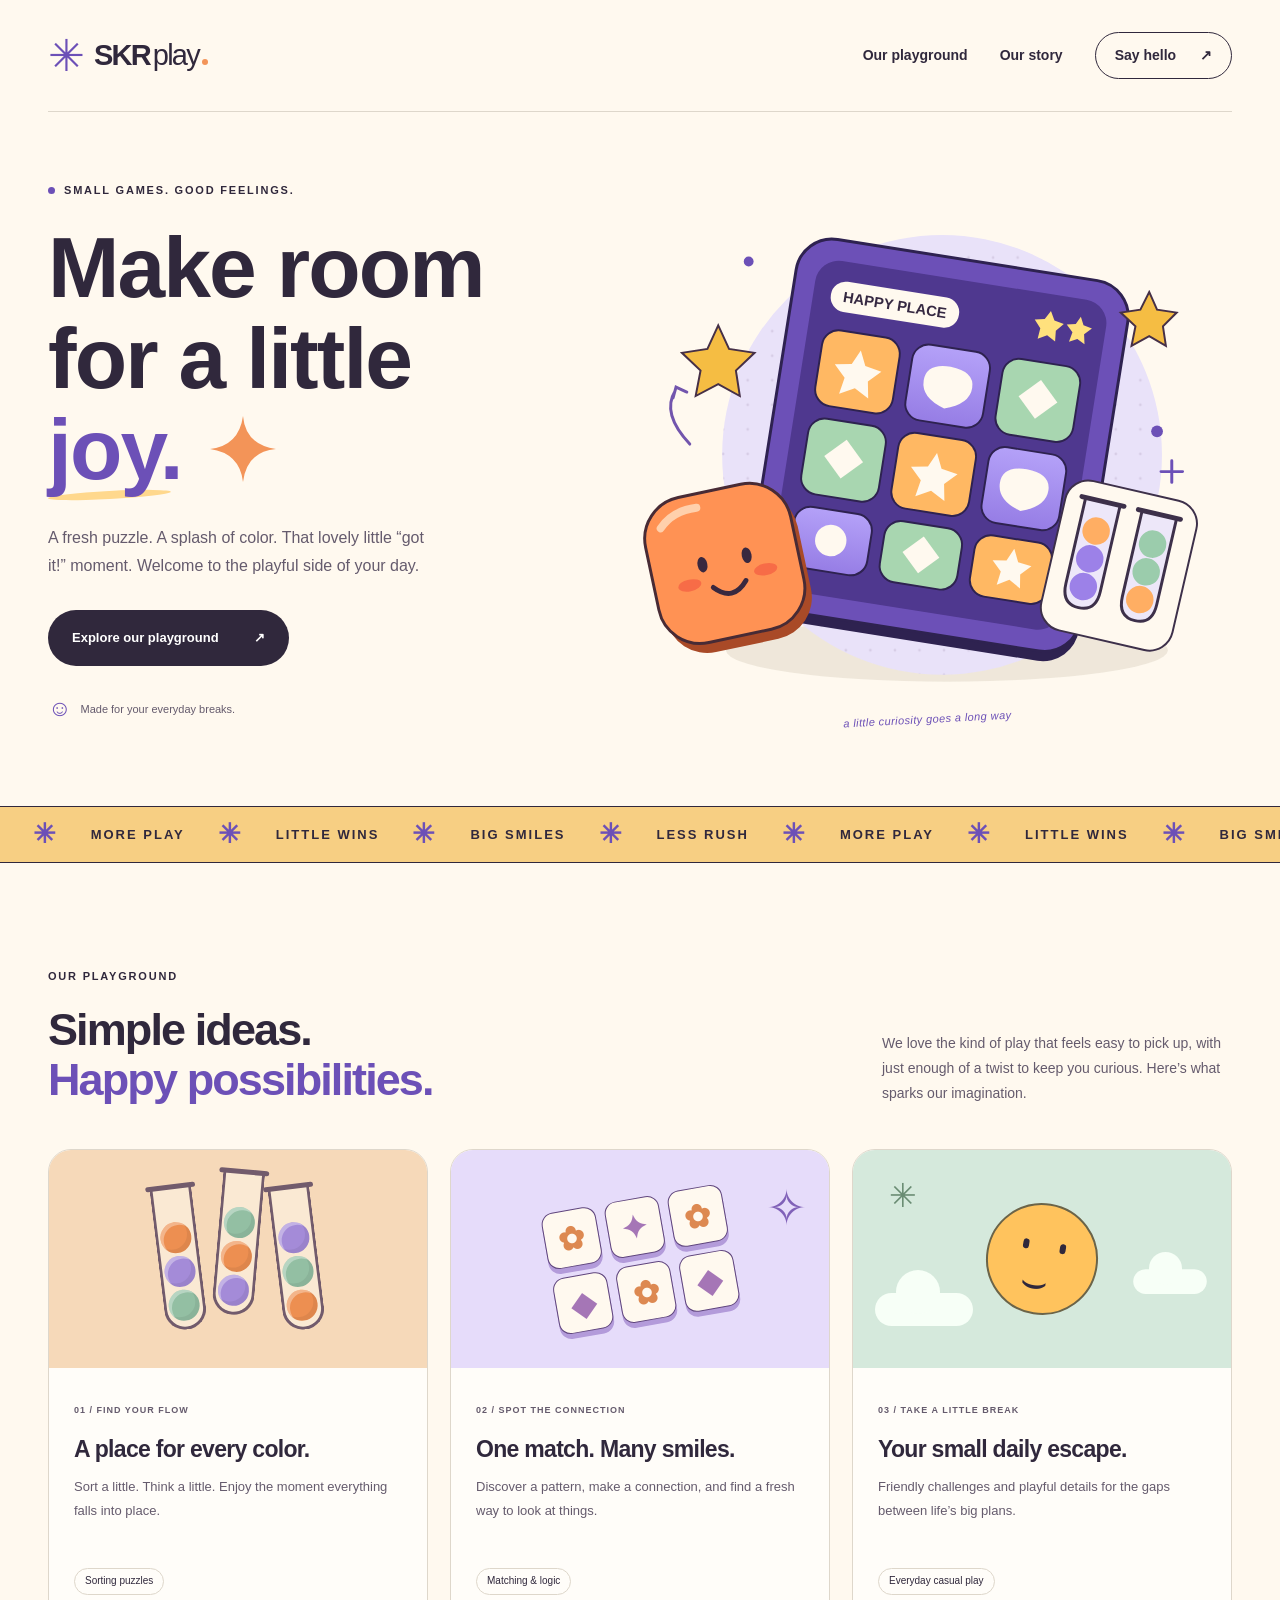
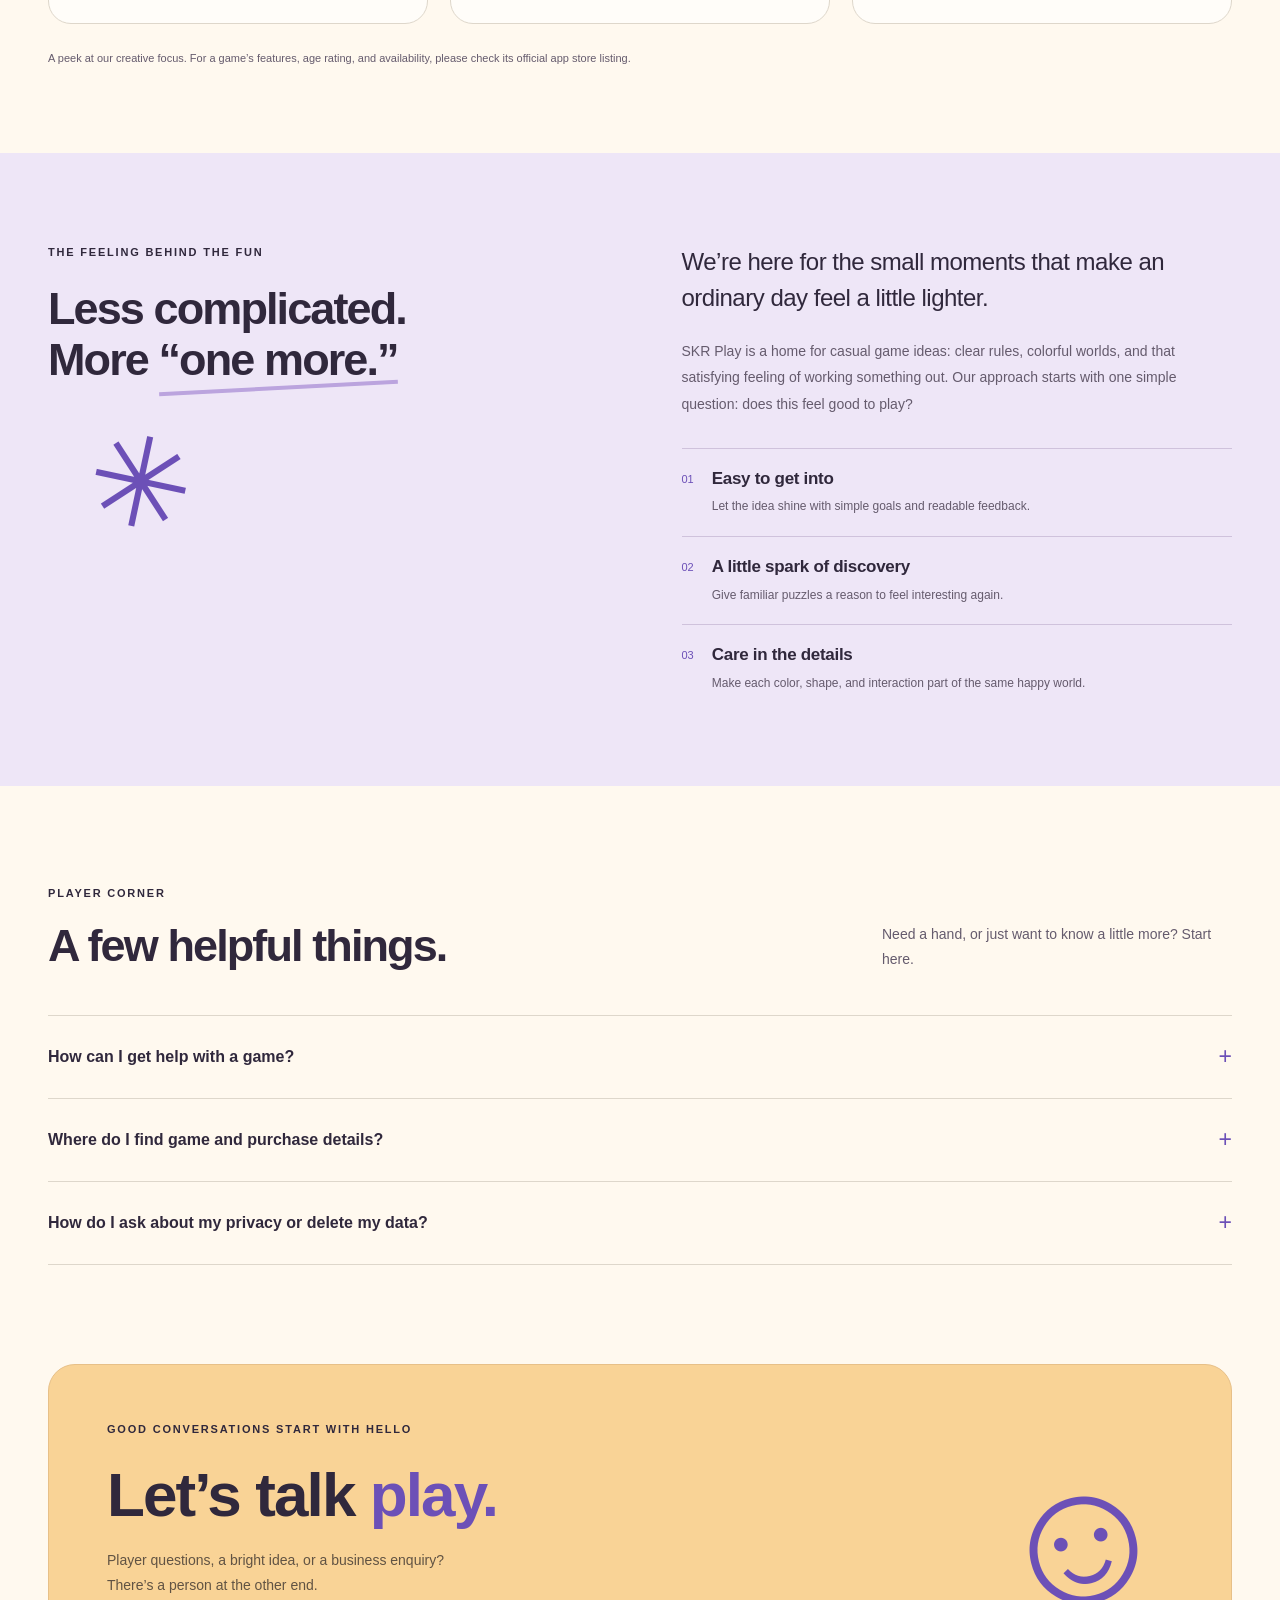
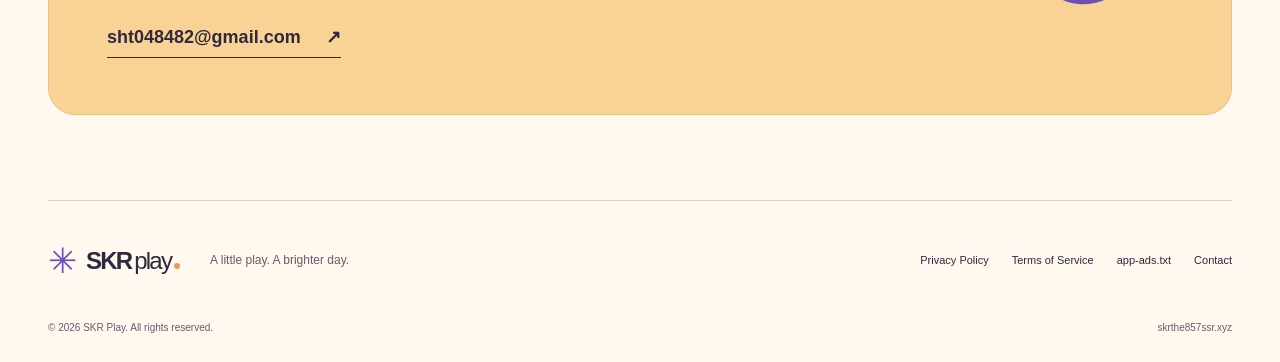
<file: index.html>
<!doctype html>
<html lang="en"><head><meta charset="utf-8"><meta name="viewport" content="width=device-width,initial-scale=1">
<title>A little play. A brighter day. | SKR Play</title><meta name="description" content="Welcome to SKR Play. A colorful corner for casual games, satisfying puzzles, and small everyday escapes.">
<meta name="theme-color" content="#fff9ef"><link rel="canonical" href="https://skrthe857ssr.xyz/">
<meta property="og:title" content="A little play. A brighter day. | SKR Play"><meta property="og:description" content="Welcome to SKR Play. A colorful corner for casual games, satisfying puzzles, and small everyday escapes."><meta property="og:type" content="website"><meta property="og:url" content="https://skrthe857ssr.xyz/">
<link rel="icon" type="image/svg+xml" href="/favicon.svg"><link rel="stylesheet" href="/style.css"></head><body>
<a class="skip" href="#main">Skip to content</a>
<header class="header"><a class="brand" href="/" aria-label="SKR Play home"><span class="brand-mark" aria-hidden="true">✳</span><span>SKR<span class="brand-light">play</span><i></i></span></a>
<nav aria-label="Main navigation"><a href="/#play">Our playground</a><a href="/#about">Our story</a><a class="nav-contact" href="/#contact">Say hello <span aria-hidden="true">↗</span></a></nav></header>
<main id="main"><section class="hero wrap"><div class="hero-copy"><div class="eyebrow"><span class="status-dot"></span> SMALL GAMES. GOOD FEELINGS.</div><h1>Make room<br>for a little<br><span class="joy">joy.<svg viewBox="0 0 80 80" aria-hidden="true"><path d="M40 0Q43 35 80 40Q45 43 40 80Q36 45 0 40Q35 36 40 0Z" fill="currentColor"/></svg></span></h1><p>A fresh puzzle. A splash of color. That lovely little “got it!” moment. Welcome to the playful side of your day.</p><a class="button button-dark" href="#play">Explore our playground <span aria-hidden="true">↗</span></a><div class="hero-note"><span aria-hidden="true">☺</span> Made for your everyday breaks.</div></div><div class="hero-art"><svg viewBox="0 0 620 550" role="img" aria-labelledby="art-title art-desc"><title id="art-title">A happy little world of puzzles</title><desc id="art-desc">An original illustration with colorful tiles, a cheerful orange character, a purple game board and bright sorting tubes.</desc>
<defs><pattern id="dots" width="25" height="25" patternUnits="userSpaceOnUse"><circle cx="2" cy="2" r="1.4" fill="#d7cde6"/></pattern><linearGradient id="tile" x2="0" y2="1"><stop stop-color="#b4a1f8"/><stop offset="1" stop-color="#967de5"/></linearGradient></defs>
<ellipse cx="330" cy="477" rx="225" ry="32" fill="#e4dccd" opacity=".6"/><circle cx="325" cy="278" r="224" fill="#e9e2f9"/><circle cx="325" cy="278" r="224" fill="url(#dots)"/>
<g transform="translate(150 77) rotate(9 170 192)"><rect x="0" y="10" width="342" height="382" rx="37" fill="#2e2250"/><rect width="342" height="382" rx="37" fill="#6c50b7" stroke="#2e2250" stroke-width="3"/><rect x="21" y="21" width="300" height="340" rx="24" fill="#4f388f"/><rect x="39" y="41" width="132" height="31" rx="15" fill="#fff9ef"/><text x="105" y="62" text-anchor="middle" font-family="Arial,sans-serif" font-weight="700" font-size="15" fill="#352841">HAPPY PLACE</text><g fill="#ffe17d"><path d="M263 38l5 9 10 2-7 8 1 11-9-5-9 5 1-11-7-8 10-2z"/><path d="M294 39l4 8 9 2-7 7 2 10-8-4-8 4 2-10-7-7 9-2z"/></g>
<g stroke="#2e2250" stroke-width="2"><rect x="38" y="91" width="80" height="78" rx="17" fill="#ffb863"/><rect x="131" y="91" width="80" height="78" rx="17" fill="url(#tile)"/><rect x="224" y="91" width="80" height="78" rx="17" fill="#a8d6b0"/><rect x="38" y="182" width="80" height="78" rx="17" fill="#a8d6b0"/><rect x="131" y="182" width="80" height="78" rx="17" fill="#ffb863"/><rect x="224" y="182" width="80" height="78" rx="17" fill="url(#tile)"/><rect x="38" y="273" width="80" height="63" rx="17" fill="url(#tile)"/><rect x="131" y="273" width="80" height="63" rx="17" fill="#a8d6b0"/><rect x="224" y="273" width="80" height="63" rx="17" fill="#ffb863"/></g>
<g fill="#fff9ef"><path d="M78 108l7 15 17 3-12 12 3 17-15-8-15 8 3-17-12-12 17-3z"/><path d="M171 110q-25 0-25 18t25 25q25-8 25-25t-25-18"/><path d="M264 109l20 20-20 20-20-20z"/><path d="M78 200l20 20-20 20-20-20z"/><path d="M171 199l7 15 17 3-12 12 3 17-15-8-15 8 3-17-12-12 17-3z"/><path d="M264 201q-25 0-25 18t25 25q25-8 25-25t-25-18"/><circle cx="78" cy="304" r="16"/><path d="M171 285l19 19-19 19-19-19z"/><path d="M264 283l6 13 14 2-10 10 2 14-12-7-12 7 2-14-10-10 14-2z"/></g></g>
<g transform="translate(29 312) rotate(-12 80 80)"><rect x="5" y="11" width="151" height="151" rx="43" fill="#a94a27"/><rect width="151" height="151" rx="43" fill="#ff9254" stroke="#482b35" stroke-width="3"/><path d="M19 27q15-15 40-13" stroke="#ffd0ac" stroke-width="8" stroke-linecap="round" fill="none"/><ellipse cx="53" cy="72" rx="5" ry="8" fill="#39283f"/><ellipse cx="99" cy="72" rx="5" ry="8" fill="#39283f"/><path d="M59 97q17 19 34 0" fill="none" stroke="#39283f" stroke-width="5" stroke-linecap="round"/><ellipse cx="36" cy="90" rx="12" ry="6" fill="#f76c47"/><ellipse cx="115" cy="90" rx="12" ry="6" fill="#f76c47"/></g>
<g transform="translate(452 331) rotate(13 60 50)"><rect x="-13" y="-17" width="137" height="156" rx="24" fill="#fff9ef" stroke="#3d304a" stroke-width="2"/><g stroke="#3d304a" stroke-width="3"><path d="M7 1v90q0 21 18 21t18-21V1" fill="#ede7f9"/><path d="M66 1v90q0 21 18 21t18-21V1" fill="#ede7f9"/></g><g fill="#9c81e8"><circle cx="25" cy="90" r="14"/><circle cx="25" cy="61" r="14"/></g><g fill="#ffae63"><circle cx="25" cy="32" r="14"/><circle cx="84" cy="90" r="14"/></g><g fill="#9bccac"><circle cx="84" cy="61" r="14"/><circle cx="84" cy="32" r="14"/></g><path d="M3 1h44m15 0h44" stroke="#3d304a" stroke-width="5" stroke-linecap="round"/></g>
<g fill="#f5bd43" stroke="#463047" stroke-width="2"><path d="M97 146l11 24 26 4-19 18 4 26-22-12-23 12 5-26-19-18 26-4z"/><path d="M536 112l8 18 20 3-14 14 3 20-17-10-18 10 4-20-15-14 20-3z"/></g><path d="M68 267q-29-31-15-54m-2 7l3-11 11 5" fill="none" stroke="#7255ad" stroke-width="3" stroke-linecap="round"/><g fill="#6c50b7"><circle cx="544" cy="254" r="6"/><circle cx="128" cy="81" r="5"/><path d="M559 284v22m-11-11h22" stroke="#6c50b7" stroke-width="3" stroke-linecap="round"/></g></svg><span class="art-note">a little curiosity goes a long way</span></div></section>
<div class="ticker" aria-hidden="true"><div>LESS RUSH <span>✳</span> MORE PLAY <span>✳</span> LITTLE WINS <span>✳</span> BIG SMILES <span>✳</span> LESS RUSH <span>✳</span> MORE PLAY <span>✳</span> LITTLE WINS <span>✳</span> BIG SMILES <span>✳</span></div></div>
<section class="play-section wrap" id="play"><div class="section-intro"><div><div class="eyebrow">OUR PLAYGROUND</div><h2>Simple ideas.<br><span class="purple">Happy possibilities.</span></h2></div><p>We love the kind of play that feels easy to pick up, with just enough of a twist to keep you curious. Here’s what sparks our imagination.</p></div>
<div class="play-grid"><article class="play-card sort"><div class="card-art" aria-hidden="true"><div class="tube"><b class="ball peach"></b><b class="ball lilac"></b><b class="ball mint"></b></div><div class="tube up"><b class="ball mint"></b><b class="ball peach"></b><b class="ball lilac"></b></div><div class="tube"><b class="ball lilac"></b><b class="ball mint"></b><b class="ball peach"></b></div></div><div class="card-copy"><span class="card-number">01 / FIND YOUR FLOW</span><h3>A place for every color.</h3><p>Sort a little. Think a little. Enjoy the moment everything falls into place.</p><span class="tag">Sorting puzzles</span></div></article>
<article class="play-card match"><div class="card-art" aria-hidden="true"><div class="mini-tiles"><b>✿</b><b>✦</b><b>✿</b><b>◆</b><b>✿</b><b>◆</b></div><span class="match-star">✧</span></div><div class="card-copy"><span class="card-number">02 / SPOT THE CONNECTION</span><h3>One match. Many smiles.</h3><p>Discover a pattern, make a connection, and find a fresh way to look at things.</p><span class="tag">Matching & logic</span></div></article>
<article class="play-card unwind"><div class="card-art" aria-hidden="true"><div class="sun"><i></i><i></i><span>⌣</span></div><div class="cloud c1"></div><div class="cloud c2"></div><span class="unwind-spark">✳</span></div><div class="card-copy"><span class="card-number">03 / TAKE A LITTLE BREAK</span><h3>Your small daily escape.</h3><p>Friendly challenges and playful details for the gaps between life’s big plans.</p><span class="tag">Everyday casual play</span></div></article></div><p class="section-note">A peek at our creative focus. For a game’s features, age rating, and availability, please check its official app store listing.</p></section>
<section class="about-section" id="about"><div class="wrap about-grid"><div class="about-heading"><div class="eyebrow">THE FEELING BEHIND THE FUN</div><h2>Less complicated.<br>More <span class="underline">“one more.”</span></h2><div class="about-flower" aria-hidden="true">✳</div></div><div class="about-copy"><p class="large-copy">We’re here for the small moments that make an ordinary day feel a little lighter.</p><p>SKR Play is a home for casual game ideas: clear rules, colorful worlds, and that satisfying feeling of working something out. Our approach starts with one simple question: does this feel good to play?</p><div class="principles"><div><span>01</span><div><h3>Easy to get into</h3><p>Let the idea shine with simple goals and readable feedback.</p></div></div><div><span>02</span><div><h3>A little spark of discovery</h3><p>Give familiar puzzles a reason to feel interesting again.</p></div></div><div><span>03</span><div><h3>Care in the details</h3><p>Make each color, shape, and interaction part of the same happy world.</p></div></div></div></div></div></section>
<section class="support-section wrap"><div class="section-intro"><div><div class="eyebrow">PLAYER CORNER</div><h2>A few helpful things.</h2></div><p>Need a hand, or just want to know a little more? Start here.</p></div><div class="faq-list"><details><summary>How can I get help with a game?<span aria-hidden="true">+</span></summary><p>Email <a href="mailto:sht048482@gmail.com">sht048482@gmail.com</a> with the game name, your device model, and a short description of what happened. Please avoid sending passwords or payment card details.</p></details><details><summary>Where do I find game and purchase details?<span aria-hidden="true">+</span></summary><p>Check the game’s official app store listing for supported devices, age ratings, and current features. Where in-app purchases are offered, the store shows prices and terms before you confirm. Refund requests follow the relevant store’s rules and applicable law.</p></details><details><summary>How do I ask about my privacy or delete my data?<span aria-hidden="true">+</span></summary><p>See our <a href="/privacy-policy/">Privacy Policy</a> for more information. You can also email <a href="mailto:sht048482@gmail.com?subject=Privacy%20request">sht048482@gmail.com</a> with “Privacy request” in the subject and the name of the relevant game.</p></details></div></section>
<section class="contact-section wrap" id="contact"><div><div class="eyebrow">GOOD CONVERSATIONS START WITH HELLO</div><h2>Let’s talk <span>play.</span></h2><p>Player questions, a bright idea, or a business enquiry?<br>There’s a person at the other end.</p><a class="email-link" href="mailto:sht048482@gmail.com">sht048482@gmail.com <span aria-hidden="true">↗</span></a></div><span class="contact-smile" aria-hidden="true">☺</span></section></main><footer class="footer"><a class="brand" href="/" aria-label="SKR Play home"><span class="brand-mark" aria-hidden="true">✳</span><span>SKR<span class="brand-light">play</span><i></i></span></a><p>A little play. A brighter day.</p><nav aria-label="Footer navigation"><a href="/privacy-policy/">Privacy Policy</a><a href="/terms-of-service/">Terms of Service</a><a href="/app-ads.txt">app-ads.txt</a><a href="mailto:sht048482@gmail.com">Contact</a></nav><div class="footer-bottom"><span>© 2026 SKR Play. All rights reserved.</span><span>skrthe857ssr.xyz</span></div></footer></body></html>
</file>
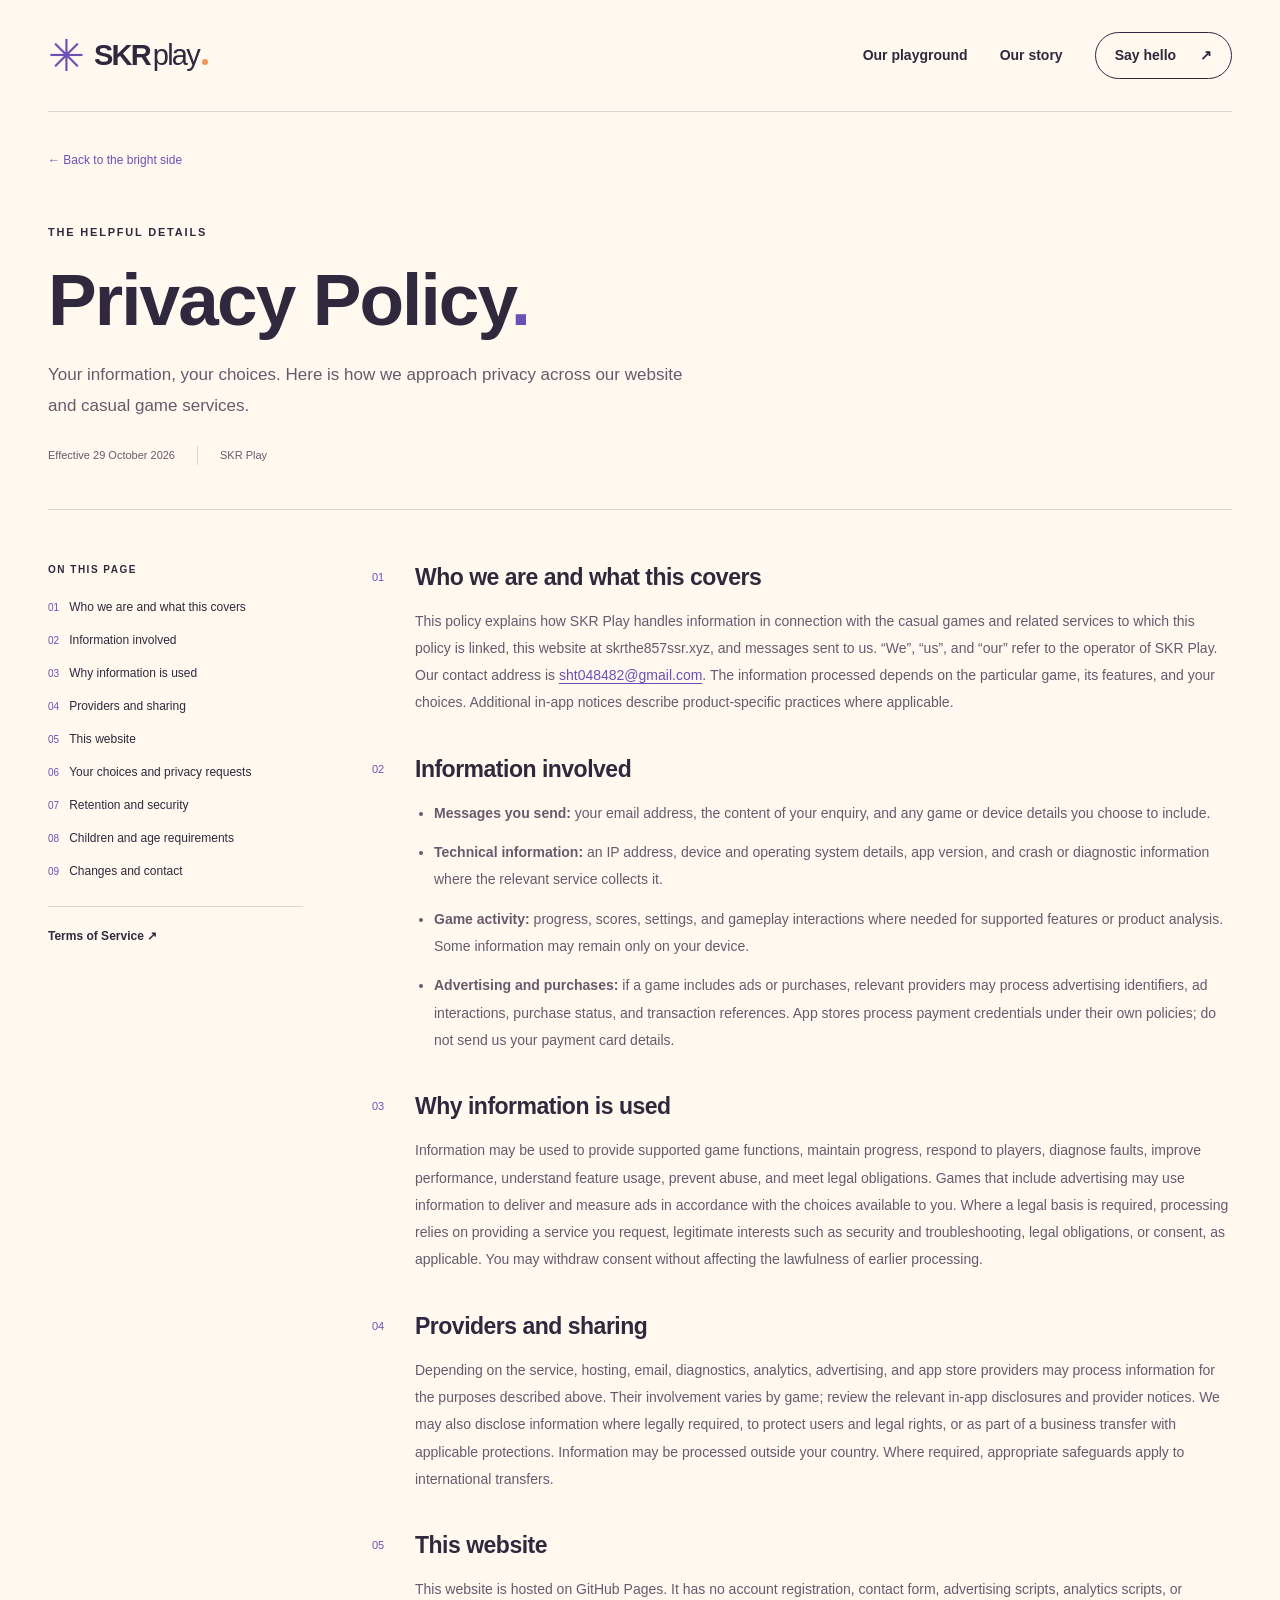
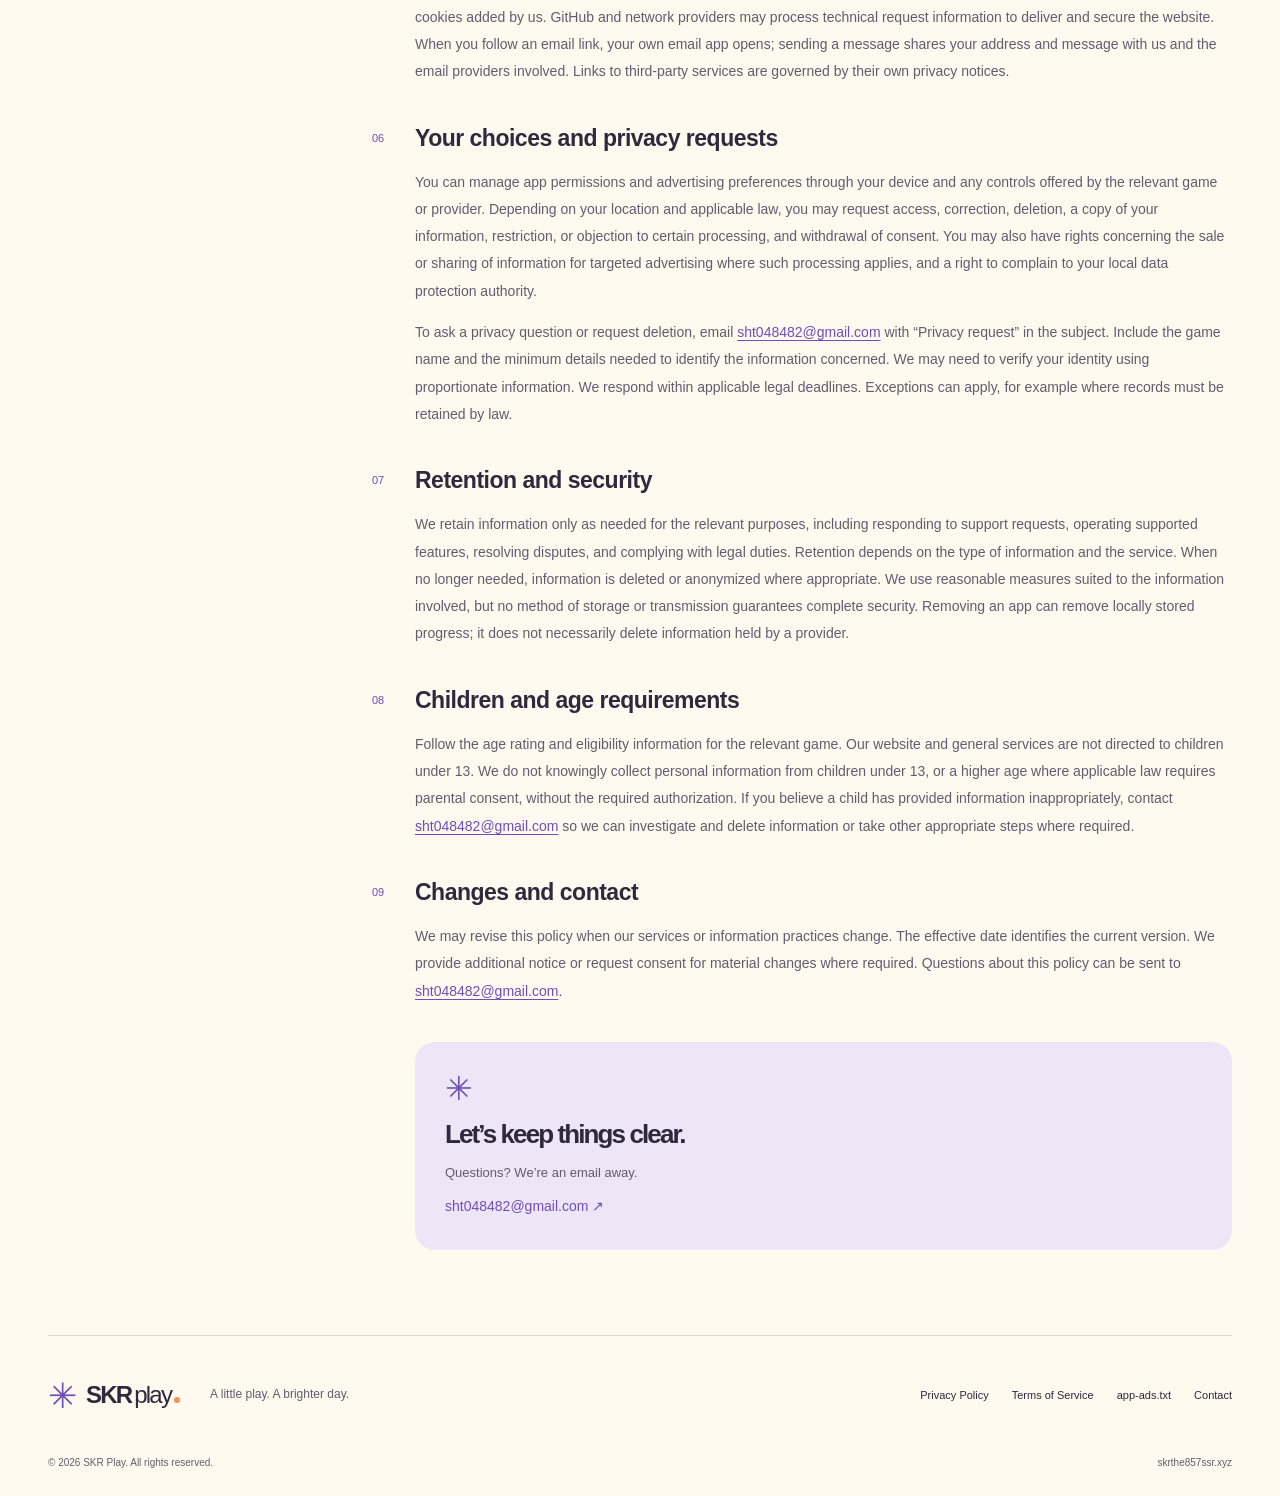
<file: privacy-policy/index.html>
<!doctype html>
<html lang="en"><head><meta charset="utf-8"><meta name="viewport" content="width=device-width,initial-scale=1">
<title>Privacy Policy | SKR Play</title><meta name="description" content="Your information, your choices. Here is how we approach privacy across our website and casual game services.">
<meta name="theme-color" content="#fff9ef"><link rel="canonical" href="https://skrthe857ssr.xyz/privacy-policy/">
<meta property="og:title" content="Privacy Policy | SKR Play"><meta property="og:description" content="Your information, your choices. Here is how we approach privacy across our website and casual game services."><meta property="og:type" content="website"><meta property="og:url" content="https://skrthe857ssr.xyz/privacy-policy/">
<link rel="icon" type="image/svg+xml" href="/favicon.svg"><link rel="stylesheet" href="/style.css"></head><body>
<a class="skip" href="#main">Skip to content</a>
<header class="header"><a class="brand" href="/" aria-label="SKR Play home"><span class="brand-mark" aria-hidden="true">✳</span><span>SKR<span class="brand-light">play</span><i></i></span></a>
<nav aria-label="Main navigation"><a href="/#play">Our playground</a><a href="/#about">Our story</a><a class="nav-contact" href="/#contact">Say hello <span aria-hidden="true">↗</span></a></nav></header><main id="main" class="legal-main wrap"><a class="back-link" href="/">← Back to the bright side</a><div class="legal-hero"><div class="eyebrow">THE HELPFUL DETAILS</div><h1>Privacy Policy<span class="purple">.</span></h1><p>Your information, your choices. Here is how we approach privacy across our website and casual game services.</p><div class="legal-date">Effective 29 October 2026<span>SKR Play</span></div></div><div class="legal-layout"><aside class="legal-toc"><p>ON THIS PAGE</p><nav aria-label="On this page"><a href="#section-1"><span>01</span>Who we are and what this covers</a><a href="#section-2"><span>02</span>Information involved</a><a href="#section-3"><span>03</span>Why information is used</a><a href="#section-4"><span>04</span>Providers and sharing</a><a href="#section-5"><span>05</span>This website</a><a href="#section-6"><span>06</span>Your choices and privacy requests</a><a href="#section-7"><span>07</span>Retention and security</a><a href="#section-8"><span>08</span>Children and age requirements</a><a href="#section-9"><span>09</span>Changes and contact</a></nav><a class="related-link" href="/terms-of-service/">Terms of Service ↗</a></aside><article class="legal-body"><section class="legal-section" id="section-1"><div class="legal-number">01</div><div><h2>Who we are and what this covers</h2><div class="legal-prose">This policy explains how SKR Play handles information in connection with the casual games and related services to which this policy is linked, this website at skrthe857ssr.xyz, and messages sent to us. “We”, “us”, and “our” refer to the operator of SKR Play. Our contact address is <a href="mailto:sht048482@gmail.com">sht048482@gmail.com</a>. The information processed depends on the particular game, its features, and your choices. Additional in-app notices describe product-specific practices where applicable.</div></div></section><section class="legal-section" id="section-2"><div class="legal-number">02</div><div><h2>Information involved</h2><div class="legal-prose"><ul><li><strong>Messages you send:</strong> your email address, the content of your enquiry, and any game or device details you choose to include.</li><li><strong>Technical information:</strong> an IP address, device and operating system details, app version, and crash or diagnostic information where the relevant service collects it.</li><li><strong>Game activity:</strong> progress, scores, settings, and gameplay interactions where needed for supported features or product analysis. Some information may remain only on your device.</li><li><strong>Advertising and purchases:</strong> if a game includes ads or purchases, relevant providers may process advertising identifiers, ad interactions, purchase status, and transaction references. App stores process payment credentials under their own policies; do not send us your payment card details.</li></ul></div></div></section><section class="legal-section" id="section-3"><div class="legal-number">03</div><div><h2>Why information is used</h2><div class="legal-prose">Information may be used to provide supported game functions, maintain progress, respond to players, diagnose faults, improve performance, understand feature usage, prevent abuse, and meet legal obligations. Games that include advertising may use information to deliver and measure ads in accordance with the choices available to you. Where a legal basis is required, processing relies on providing a service you request, legitimate interests such as security and troubleshooting, legal obligations, or consent, as applicable. You may withdraw consent without affecting the lawfulness of earlier processing.</div></div></section><section class="legal-section" id="section-4"><div class="legal-number">04</div><div><h2>Providers and sharing</h2><div class="legal-prose">Depending on the service, hosting, email, diagnostics, analytics, advertising, and app store providers may process information for the purposes described above. Their involvement varies by game; review the relevant in-app disclosures and provider notices. We may also disclose information where legally required, to protect users and legal rights, or as part of a business transfer with applicable protections. Information may be processed outside your country. Where required, appropriate safeguards apply to international transfers.</div></div></section><section class="legal-section" id="section-5"><div class="legal-number">05</div><div><h2>This website</h2><div class="legal-prose">This website is hosted on GitHub Pages. It has no account registration, contact form, advertising scripts, analytics scripts, or cookies added by us. GitHub and network providers may process technical request information to deliver and secure the website. When you follow an email link, your own email app opens; sending a message shares your address and message with us and the email providers involved. Links to third-party services are governed by their own privacy notices.</div></div></section><section class="legal-section" id="section-6"><div class="legal-number">06</div><div><h2>Your choices and privacy requests</h2><div class="legal-prose">You can manage app permissions and advertising preferences through your device and any controls offered by the relevant game or provider. Depending on your location and applicable law, you may request access, correction, deletion, a copy of your information, restriction, or objection to certain processing, and withdrawal of consent. You may also have rights concerning the sale or sharing of information for targeted advertising where such processing applies, and a right to complain to your local data protection authority.<p>To ask a privacy question or request deletion, email <a href="mailto:sht048482@gmail.com?subject=Privacy%20request">sht048482@gmail.com</a> with “Privacy request” in the subject. Include the game name and the minimum details needed to identify the information concerned. We may need to verify your identity using proportionate information. We respond within applicable legal deadlines. Exceptions can apply, for example where records must be retained by law.</p></div></div></section><section class="legal-section" id="section-7"><div class="legal-number">07</div><div><h2>Retention and security</h2><div class="legal-prose">We retain information only as needed for the relevant purposes, including responding to support requests, operating supported features, resolving disputes, and complying with legal duties. Retention depends on the type of information and the service. When no longer needed, information is deleted or anonymized where appropriate. We use reasonable measures suited to the information involved, but no method of storage or transmission guarantees complete security. Removing an app can remove locally stored progress; it does not necessarily delete information held by a provider.</div></div></section><section class="legal-section" id="section-8"><div class="legal-number">08</div><div><h2>Children and age requirements</h2><div class="legal-prose">Follow the age rating and eligibility information for the relevant game. Our website and general services are not directed to children under 13. We do not knowingly collect personal information from children under 13, or a higher age where applicable law requires parental consent, without the required authorization. If you believe a child has provided information inappropriately, contact <a href="mailto:sht048482@gmail.com">sht048482@gmail.com</a> so we can investigate and delete information or take other appropriate steps where required.</div></div></section><section class="legal-section" id="section-9"><div class="legal-number">09</div><div><h2>Changes and contact</h2><div class="legal-prose">We may revise this policy when our services or information practices change. The effective date identifies the current version. We provide additional notice or request consent for material changes where required. Questions about this policy can be sent to <a href="mailto:sht048482@gmail.com">sht048482@gmail.com</a>.</div></div></section><div class="legal-contact"><span aria-hidden="true">✳</span><h2>Let’s keep things clear.</h2><p>Questions? We’re an email away.</p><a href="mailto:sht048482@gmail.com">sht048482@gmail.com ↗</a></div></article></div></main><footer class="footer"><a class="brand" href="/" aria-label="SKR Play home"><span class="brand-mark" aria-hidden="true">✳</span><span>SKR<span class="brand-light">play</span><i></i></span></a><p>A little play. A brighter day.</p><nav aria-label="Footer navigation"><a href="/privacy-policy/">Privacy Policy</a><a href="/terms-of-service/">Terms of Service</a><a href="/app-ads.txt">app-ads.txt</a><a href="mailto:sht048482@gmail.com">Contact</a></nav><div class="footer-bottom"><span>© 2026 SKR Play. All rights reserved.</span><span>skrthe857ssr.xyz</span></div></footer></body></html>
</file>
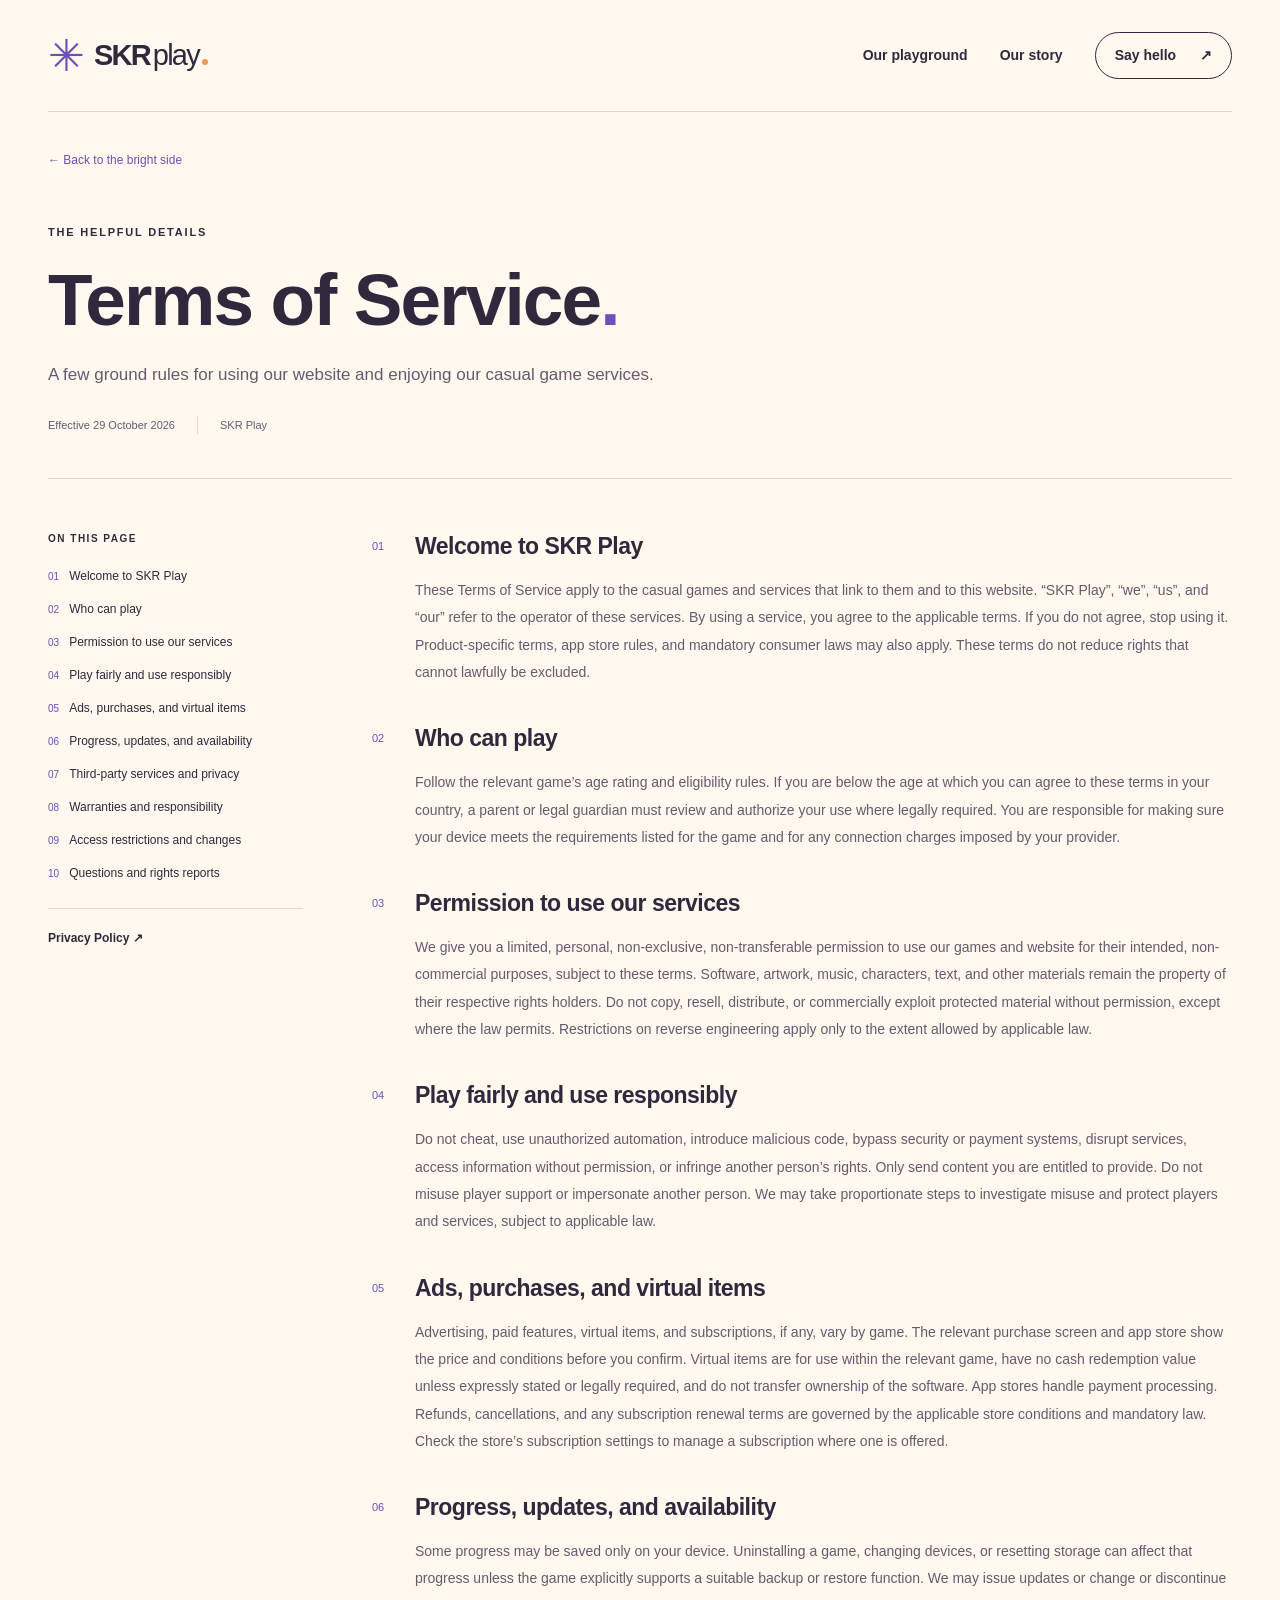
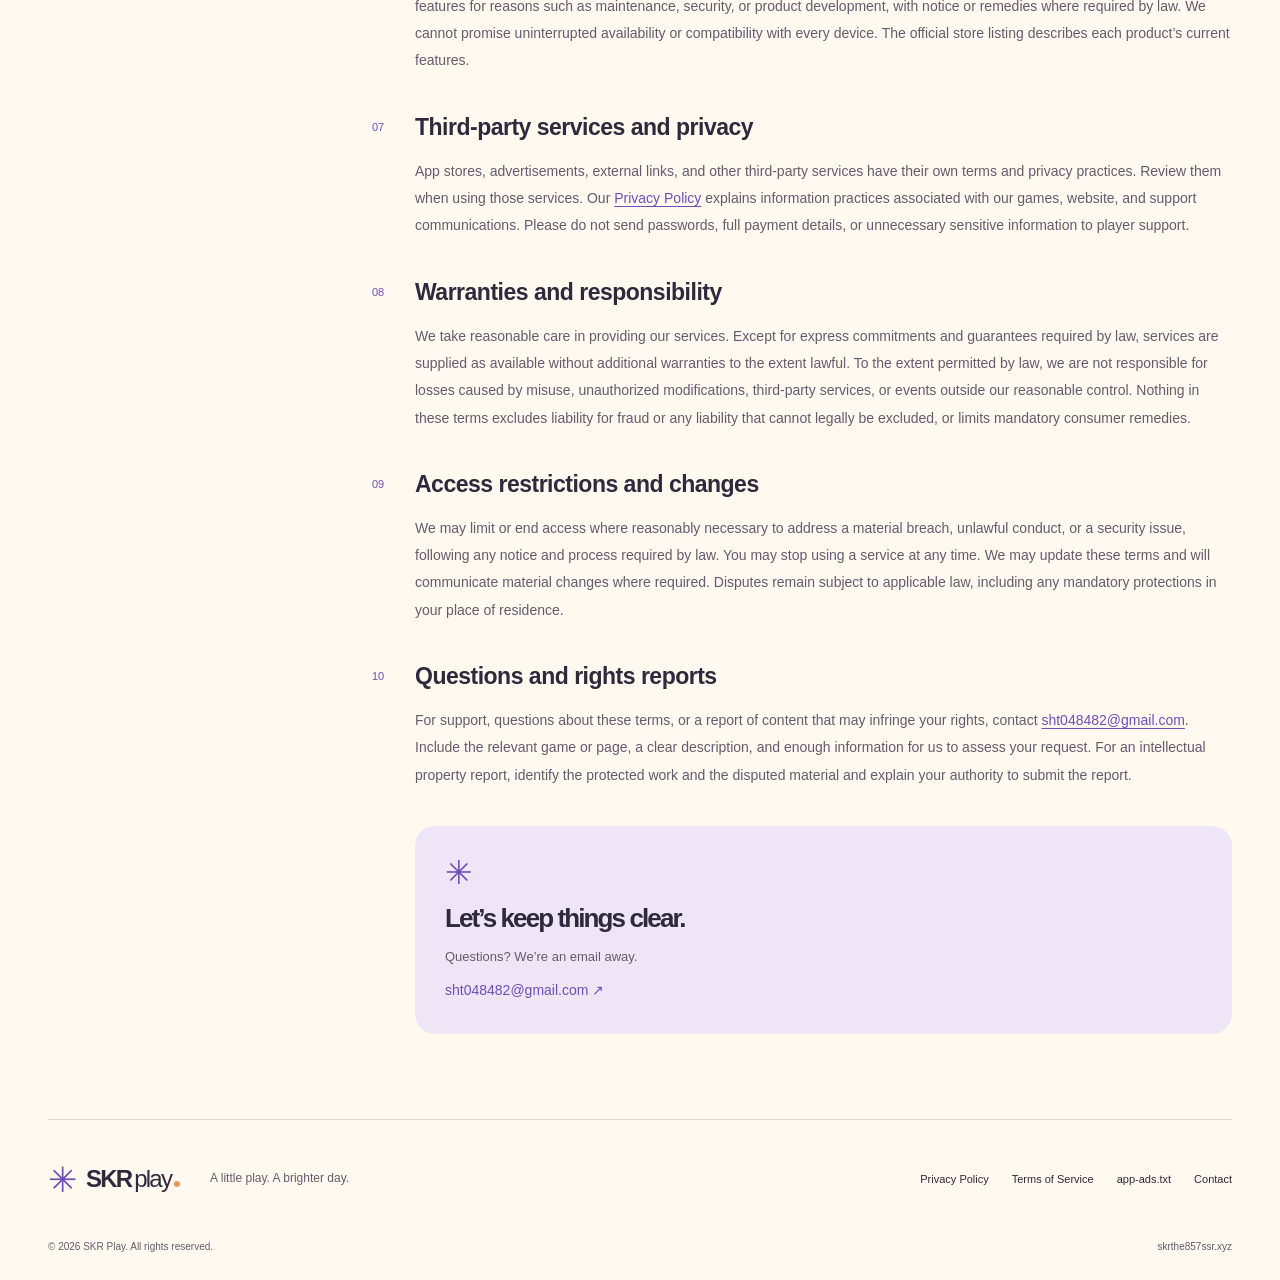
<file: terms-of-service/index.html>
<!doctype html>
<html lang="en"><head><meta charset="utf-8"><meta name="viewport" content="width=device-width,initial-scale=1">
<title>Terms of Service | SKR Play</title><meta name="description" content="A few ground rules for using our website and enjoying our casual game services.">
<meta name="theme-color" content="#fff9ef"><link rel="canonical" href="https://skrthe857ssr.xyz/terms-of-service/">
<meta property="og:title" content="Terms of Service | SKR Play"><meta property="og:description" content="A few ground rules for using our website and enjoying our casual game services."><meta property="og:type" content="website"><meta property="og:url" content="https://skrthe857ssr.xyz/terms-of-service/">
<link rel="icon" type="image/svg+xml" href="/favicon.svg"><link rel="stylesheet" href="/style.css"></head><body>
<a class="skip" href="#main">Skip to content</a>
<header class="header"><a class="brand" href="/" aria-label="SKR Play home"><span class="brand-mark" aria-hidden="true">✳</span><span>SKR<span class="brand-light">play</span><i></i></span></a>
<nav aria-label="Main navigation"><a href="/#play">Our playground</a><a href="/#about">Our story</a><a class="nav-contact" href="/#contact">Say hello <span aria-hidden="true">↗</span></a></nav></header><main id="main" class="legal-main wrap"><a class="back-link" href="/">← Back to the bright side</a><div class="legal-hero"><div class="eyebrow">THE HELPFUL DETAILS</div><h1>Terms of Service<span class="purple">.</span></h1><p>A few ground rules for using our website and enjoying our casual game services.</p><div class="legal-date">Effective 29 October 2026<span>SKR Play</span></div></div><div class="legal-layout"><aside class="legal-toc"><p>ON THIS PAGE</p><nav aria-label="On this page"><a href="#section-1"><span>01</span>Welcome to SKR Play</a><a href="#section-2"><span>02</span>Who can play</a><a href="#section-3"><span>03</span>Permission to use our services</a><a href="#section-4"><span>04</span>Play fairly and use responsibly</a><a href="#section-5"><span>05</span>Ads, purchases, and virtual items</a><a href="#section-6"><span>06</span>Progress, updates, and availability</a><a href="#section-7"><span>07</span>Third-party services and privacy</a><a href="#section-8"><span>08</span>Warranties and responsibility</a><a href="#section-9"><span>09</span>Access restrictions and changes</a><a href="#section-10"><span>10</span>Questions and rights reports</a></nav><a class="related-link" href="/privacy-policy/">Privacy Policy ↗</a></aside><article class="legal-body"><section class="legal-section" id="section-1"><div class="legal-number">01</div><div><h2>Welcome to SKR Play</h2><div class="legal-prose">These Terms of Service apply to the casual games and services that link to them and to this website. “SKR Play”, “we”, “us”, and “our” refer to the operator of these services. By using a service, you agree to the applicable terms. If you do not agree, stop using it. Product-specific terms, app store rules, and mandatory consumer laws may also apply. These terms do not reduce rights that cannot lawfully be excluded.</div></div></section><section class="legal-section" id="section-2"><div class="legal-number">02</div><div><h2>Who can play</h2><div class="legal-prose">Follow the relevant game’s age rating and eligibility rules. If you are below the age at which you can agree to these terms in your country, a parent or legal guardian must review and authorize your use where legally required. You are responsible for making sure your device meets the requirements listed for the game and for any connection charges imposed by your provider.</div></div></section><section class="legal-section" id="section-3"><div class="legal-number">03</div><div><h2>Permission to use our services</h2><div class="legal-prose">We give you a limited, personal, non-exclusive, non-transferable permission to use our games and website for their intended, non-commercial purposes, subject to these terms. Software, artwork, music, characters, text, and other materials remain the property of their respective rights holders. Do not copy, resell, distribute, or commercially exploit protected material without permission, except where the law permits. Restrictions on reverse engineering apply only to the extent allowed by applicable law.</div></div></section><section class="legal-section" id="section-4"><div class="legal-number">04</div><div><h2>Play fairly and use responsibly</h2><div class="legal-prose">Do not cheat, use unauthorized automation, introduce malicious code, bypass security or payment systems, disrupt services, access information without permission, or infringe another person’s rights. Only send content you are entitled to provide. Do not misuse player support or impersonate another person. We may take proportionate steps to investigate misuse and protect players and services, subject to applicable law.</div></div></section><section class="legal-section" id="section-5"><div class="legal-number">05</div><div><h2>Ads, purchases, and virtual items</h2><div class="legal-prose">Advertising, paid features, virtual items, and subscriptions, if any, vary by game. The relevant purchase screen and app store show the price and conditions before you confirm. Virtual items are for use within the relevant game, have no cash redemption value unless expressly stated or legally required, and do not transfer ownership of the software. App stores handle payment processing. Refunds, cancellations, and any subscription renewal terms are governed by the applicable store conditions and mandatory law. Check the store’s subscription settings to manage a subscription where one is offered.</div></div></section><section class="legal-section" id="section-6"><div class="legal-number">06</div><div><h2>Progress, updates, and availability</h2><div class="legal-prose">Some progress may be saved only on your device. Uninstalling a game, changing devices, or resetting storage can affect that progress unless the game explicitly supports a suitable backup or restore function. We may issue updates or change or discontinue features for reasons such as maintenance, security, or product development, with notice or remedies where required by law. We cannot promise uninterrupted availability or compatibility with every device. The official store listing describes each product’s current features.</div></div></section><section class="legal-section" id="section-7"><div class="legal-number">07</div><div><h2>Third-party services and privacy</h2><div class="legal-prose">App stores, advertisements, external links, and other third-party services have their own terms and privacy practices. Review them when using those services. Our <a href="/privacy-policy/">Privacy Policy</a> explains information practices associated with our games, website, and support communications. Please do not send passwords, full payment details, or unnecessary sensitive information to player support.</div></div></section><section class="legal-section" id="section-8"><div class="legal-number">08</div><div><h2>Warranties and responsibility</h2><div class="legal-prose">We take reasonable care in providing our services. Except for express commitments and guarantees required by law, services are supplied as available without additional warranties to the extent lawful. To the extent permitted by law, we are not responsible for losses caused by misuse, unauthorized modifications, third-party services, or events outside our reasonable control. Nothing in these terms excludes liability for fraud or any liability that cannot legally be excluded, or limits mandatory consumer remedies.</div></div></section><section class="legal-section" id="section-9"><div class="legal-number">09</div><div><h2>Access restrictions and changes</h2><div class="legal-prose">We may limit or end access where reasonably necessary to address a material breach, unlawful conduct, or a security issue, following any notice and process required by law. You may stop using a service at any time. We may update these terms and will communicate material changes where required. Disputes remain subject to applicable law, including any mandatory protections in your place of residence.</div></div></section><section class="legal-section" id="section-10"><div class="legal-number">10</div><div><h2>Questions and rights reports</h2><div class="legal-prose">For support, questions about these terms, or a report of content that may infringe your rights, contact <a href="mailto:sht048482@gmail.com">sht048482@gmail.com</a>. Include the relevant game or page, a clear description, and enough information for us to assess your request. For an intellectual property report, identify the protected work and the disputed material and explain your authority to submit the report.</div></div></section><div class="legal-contact"><span aria-hidden="true">✳</span><h2>Let’s keep things clear.</h2><p>Questions? We’re an email away.</p><a href="mailto:sht048482@gmail.com">sht048482@gmail.com ↗</a></div></article></div></main><footer class="footer"><a class="brand" href="/" aria-label="SKR Play home"><span class="brand-mark" aria-hidden="true">✳</span><span>SKR<span class="brand-light">play</span><i></i></span></a><p>A little play. A brighter day.</p><nav aria-label="Footer navigation"><a href="/privacy-policy/">Privacy Policy</a><a href="/terms-of-service/">Terms of Service</a><a href="/app-ads.txt">app-ads.txt</a><a href="mailto:sht048482@gmail.com">Contact</a></nav><div class="footer-bottom"><span>© 2026 SKR Play. All rights reserved.</span><span>skrthe857ssr.xyz</span></div></footer></body></html>
</file>
<file: style.css>
:root{--paper:#fff9ef;--ink:#30283c;--muted:#655b6d;--purple:#6c50b7;--orange:#f39458;--line:#ded7cb;--display:"Arial Rounded MT Bold","Trebuchet MS",Arial,sans-serif}*{box-sizing:border-box}html{scroll-behavior:smooth;scroll-padding-top:24px}body{margin:0;background:var(--paper);color:var(--ink);font-family:"Trebuchet MS",Arial,sans-serif;font-size:16px;line-height:1.65}a{color:inherit;text-decoration:none}a:focus-visible,summary:focus-visible{outline:3px solid var(--purple);outline-offset:5px}a,summary{-webkit-tap-highlight-color:transparent}svg{display:block;width:100%;height:auto}.wrap,.header,.footer{width:min(1192px,calc(100% - 96px));margin-inline:auto}.skip{position:fixed;top:-80px;left:20px;background:var(--ink);color:white;padding:10px;z-index:10}.skip:focus{top:12px}.header{height:112px;display:flex;align-items:center;justify-content:space-between;gap:25px;border-bottom:1px solid var(--line)}.brand{display:inline-flex;align-items:center;gap:9px;font-size:29px;font-weight:900;letter-spacing:-1.8px;line-height:1}.brand-mark{font-size:44px;color:var(--purple);font-weight:400;letter-spacing:0}.brand-light{font-weight:400;margin-left:3px}.brand i{display:inline-block;width:6px;height:6px;border-radius:50%;background:var(--orange);margin-left:3px}.header nav{display:flex;align-items:center;gap:32px;font-size:14px;font-weight:700}.header nav a:hover,.footer a:hover{color:var(--purple)}.nav-contact{padding:11px 19px;border:1px solid var(--ink);border-radius:30px}.nav-contact span{margin-left:20px}.hero{display:grid;grid-template-columns:1fr 1.1fr;align-items:center;gap:22px;padding-top:70px;padding-bottom:78px}.eyebrow{display:flex;align-items:center;gap:9px;font-size:11px;letter-spacing:1.8px;font-weight:800;line-height:1.5}.status-dot{width:7px;height:7px;background:var(--purple);border-radius:50%}h1,h2,h3,p{margin:0}h1,h2,h3{font-family:var(--display);font-weight:800;letter-spacing:-1.9px;line-height:1.06}.hero h1{font-size:clamp(65px,6.7vw,90px);margin-top:23px}.joy{display:inline-flex;align-items:center;color:var(--purple);position:relative;gap:28px}.joy:after{content:"";position:absolute;bottom:-4px;left:0;right:105px;height:8px;background:#ffd88d;border-radius:50%;transform:rotate(-3deg);z-index:-1}.joy svg{width:66px;height:66px;color:var(--orange)}.hero-copy>p{max-width:385px;color:var(--muted);margin:29px 0;font-size:16px;line-height:1.8}.button{display:inline-flex;align-items:center;gap:35px;padding:17px 24px;border-radius:34px;font-size:13px;font-weight:700;transition:transform .2s,background .2s}.button:hover{transform:translateY(-3px);background:var(--purple)}.button-dark{background:var(--ink);color:white}.hero-note{display:flex;align-items:center;gap:9px;font-size:11px;color:var(--muted);margin-top:24px}.hero-note span{font-size:23px;color:var(--purple)}.hero-art{position:relative;align-self:center}.art-note{display:block;font-size:11px;font-style:italic;letter-spacing:.4px;text-align:center;transform:rotate(-3deg);margin-top:-12px;color:var(--purple)}.ticker{overflow:hidden;background:#f7cf83;border-block:1px solid var(--ink);padding:14px 0}.ticker>div{white-space:nowrap;display:flex;gap:33px;align-items:center;justify-content:center;font-size:13px;letter-spacing:2px;font-weight:800}.ticker span{font-size:27px;line-height:1;color:var(--purple)}.play-section{padding-block:105px 86px}.section-intro{display:flex;justify-content:space-between;gap:55px;align-items:end;margin-bottom:43px}.section-intro .eyebrow{margin-bottom:20px}h2{font-size:45px;line-height:1.13}.purple{color:var(--purple)}.section-intro>p{color:var(--muted);max-width:350px;font-size:14px;line-height:1.8}.play-grid{display:grid;grid-template-columns:repeat(3,1fr);gap:22px}.play-card{border:1px solid var(--line);border-radius:23px;overflow:hidden;background:#fffdf9}.card-art{height:218px;display:flex;justify-content:center;align-items:center;position:relative;overflow:hidden}.sort .card-art{background:#f6d9b9;gap:17px}.match .card-art{background:#e6dcfa}.unwind .card-art{background:#d5e9dc}.tube{height:142px;width:42px;border:3px solid #725b6c;border-top:0;border-radius:0 0 22px 22px;padding:6px 2px;display:flex;flex-direction:column;justify-content:end;gap:3px;position:relative;background:#fff7eb88;transform:rotate(-7deg)}.tube:before{content:"";position:absolute;left:-7px;right:-7px;height:5px;background:#725b6c;border-radius:8px;top:-4px}.tube.up{transform:translateY(-15px) rotate(5deg)}.ball{display:block;width:31px;height:31px;border-radius:50%;box-shadow:inset -4px -4px 0 #00000010,inset 3px 3px 0 #ffffff55}.peach{background:#ed8f51}.lilac{background:#a48bd8}.mint{background:#93bfa3}.mini-tiles{display:grid;grid-template-columns:repeat(3,55px);gap:9px;transform:rotate(-10deg)}.mini-tiles b{height:57px;border-radius:12px;border:1.5px solid #60467e;background:#fff9ef;box-shadow:0 5px 0 #b39bda;text-align:center;line-height:56px;font-size:32px;color:#a576b6}.mini-tiles b:nth-child(1),.mini-tiles b:nth-child(3),.mini-tiles b:nth-child(5){color:#dd8951}.match-star{position:absolute;right:22px;top:18px;font-size:49px;color:#8061b8}.sun{width:112px;height:112px;background:#ffc35d;border:2px solid #6b6449;border-radius:50%;position:relative;transform:rotate(9deg)}.sun i{position:absolute;top:36px;width:6px;height:10px;border-radius:5px;background:var(--ink);left:33px}.sun i:nth-child(2){left:70px}.sun span{position:absolute;left:36px;top:41px;font-size:43px;font-family:Arial}.cloud{position:absolute;width:98px;height:33px;background:#f7fff7;border-radius:30px;bottom:42px;left:22px}.cloud:before{content:"";position:absolute;bottom:12px;left:21px;width:44px;height:44px;border-radius:50%;background:inherit}.cloud.c2{left:auto;right:12px;bottom:70px;transform:scale(.75)}.unwind-spark{position:absolute;left:36px;top:19px;color:#6a8c73;font-size:33px}.card-copy{padding:27px 25px 28px}.card-number{font-size:9px;letter-spacing:1px;color:var(--muted);font-weight:700}.card-copy h3{font-size:23px;letter-spacing:-.7px;margin:14px 0 12px;line-height:1.2}.card-copy p{color:var(--muted);font-size:13px;line-height:1.85;min-height:71px}.tag{display:inline-block;font-size:10px;border:1px solid var(--line);border-radius:20px;padding:4px 10px;margin-top:22px}.section-note{font-size:11px;color:var(--muted);max-width:770px;margin-top:25px}.about-section{background:#eee6f7;padding-block:91px}.about-grid{display:grid;grid-template-columns:1fr 1fr;gap:83px}.about-heading h2{margin-top:24px}.underline{position:relative}.underline:after{content:"";height:4px;background:#bba4de;position:absolute;bottom:-5px;left:0;right:0;transform:rotate(-3deg)}.about-flower{font-size:125px;line-height:1;color:var(--purple);margin:35px 0 0 40px;width:max-content;transform:rotate(12deg)}.about-copy>p{font-size:14px;color:var(--muted);margin-top:22px;line-height:1.9}.about-copy>.large-copy{font-size:24px;line-height:1.5;color:var(--ink);margin-top:0;letter-spacing:-.5px}.principles{margin-top:30px}.principles>div{display:flex;gap:18px;border-top:1px solid #cfc2dc;padding-top:18px;margin-top:18px}.principles>div>span{font-size:11px;color:var(--purple);padding-top:3px}.principles h3{font-size:17px;letter-spacing:-.3px;line-height:1.4}.principles p{font-size:12px;color:var(--muted);margin-top:6px;line-height:1.8}.support-section{padding-block:99px}.faq-list{border-top:1px solid var(--line)}details{border-bottom:1px solid var(--line)}summary{display:flex;align-items:center;justify-content:space-between;cursor:pointer;font-size:16px;font-weight:700;padding:22px 0;list-style:none;gap:20px}summary::-webkit-details-marker{display:none}summary span{font-size:23px;font-weight:400;color:var(--purple)}details[open] summary span{transform:rotate(45deg)}details>p{max-width:810px;font-size:14px;color:var(--muted);padding-bottom:25px;line-height:1.85}details a{color:var(--purple);text-decoration:underline;text-underline-offset:3px}.contact-section{background:#f9d396;border:1px solid #e7c088;border-radius:27px;padding:56px 58px;display:flex;justify-content:space-between;align-items:center;margin-bottom:85px;gap:25px}.contact-section h2{font-size:62px;margin:22px 0 18px}.contact-section h2 span{color:var(--purple)}.contact-section p{font-size:14px;color:#615343;line-height:1.85}.email-link{display:inline-flex;font-weight:700;gap:25px;font-size:18px;border-bottom:1px solid var(--ink);padding-block:24px 4px;overflow-wrap:anywhere}.contact-smile{font-size:180px;color:var(--purple);line-height:1;transform:rotate(-14deg);font-family:Arial}.footer{padding-block:42px 25px;border-top:1px solid var(--line);display:flex;align-items:center;justify-content:space-between;gap:20px;flex-wrap:wrap}.footer>.brand{font-size:24px}.footer>.brand .brand-mark{font-size:35px}.footer>p{font-size:12px;color:var(--muted);margin-right:auto;margin-left:10px}.footer nav{display:flex;gap:23px;font-size:11px}.footer-bottom{width:100%;display:flex;justify-content:space-between;gap:20px;font-size:10px;color:var(--muted);margin-top:22px}.back-link{display:inline-block;font-size:12px;color:var(--purple);margin-top:39px}.legal-hero{padding-block:52px 44px;border-bottom:1px solid var(--line)}.legal-hero h1{font-size:clamp(45px,5.7vw,76px);margin:20px 0 22px}.legal-hero>p{font-size:17px;color:var(--muted);max-width:650px;line-height:1.8}.legal-date{display:flex;gap:22px;font-size:11px;color:var(--muted);margin-top:25px}.legal-date span{padding-left:22px;border-left:1px solid var(--line)}.legal-layout{display:grid;grid-template-columns:255px 1fr;gap:69px;padding-block:52px 85px;align-items:start}.legal-toc{position:sticky;top:28px}.legal-toc>p{font-size:10px;font-weight:700;letter-spacing:1.5px;margin-bottom:20px}.legal-toc nav{display:grid;gap:15px;font-size:12px;line-height:1.5}.legal-toc nav a{display:flex;gap:10px}.legal-toc nav span{color:var(--purple);font-size:10px;padding-top:2px}.legal-toc a:hover{color:var(--purple)}.related-link{display:block;margin-top:26px;padding-top:20px;border-top:1px solid var(--line);font-size:12px;font-weight:700}.legal-section{display:grid;grid-template-columns:28px 1fr;gap:15px;margin-bottom:37px;scroll-margin-top:25px}.legal-number{font-size:11px;color:var(--purple);padding-top:6px}.legal-section h2{font-size:23px;letter-spacing:-.5px;line-height:1.35;margin-bottom:15px}.legal-prose{font-size:14px;line-height:1.95;color:var(--muted);overflow-wrap:anywhere}.legal-prose ul{margin:0;padding-left:19px}.legal-prose li+li{margin-top:12px}.legal-prose p{margin-top:14px}.legal-prose a{color:var(--purple);text-decoration:underline;text-underline-offset:3px}.legal-contact{background:#eee6f7;border-radius:20px;padding:30px;margin-left:43px}.legal-contact>span{font-size:33px;color:var(--purple);line-height:1}.legal-contact h2{font-size:26px;margin:12px 0}.legal-contact p{font-size:13px;color:var(--muted)}.legal-contact a{display:inline-block;font-size:14px;margin-top:12px;color:var(--purple);overflow-wrap:anywhere}.not-found{padding-block:100px 120px}.not-found h1{font-size:70px;margin-block:25px}.not-found p{margin-bottom:30px;color:var(--muted)}
@media(min-width:1500px){.hero h1{font-size:94px}}@media(max-width:1000px){.wrap,.header,.footer{width:calc(100% - 60px)}.hero{padding-block:55px}.hero h1{font-size:70px}.hero-copy>p{font-size:14px}.hero-art{margin-left:-15px;margin-right:-15px}.section-intro{gap:30px}h2{font-size:38px}.card-copy{padding:23px 18px}.card-copy h3{font-size:20px}.card-art{height:180px}.about-grid{gap:40px}.contact-section{padding:40px}.contact-smile{font-size:140px}.contact-section h2{font-size:53px}.footer nav{gap:16px}.legal-layout{grid-template-columns:200px 1fr;gap:35px}}
@media(max-width:720px){.wrap,.header,.footer{width:calc(100% - 40px)}.header{height:84px;gap:10px}.brand{font-size:24px}.brand-mark{font-size:36px}.header nav{gap:17px;font-size:11px}.header nav>a:first-child{display:none}.nav-contact{padding:8px 12px}.nav-contact span{margin-left:9px}.hero{grid-template-columns:1fr;padding-top:42px;padding-bottom:33px;gap:0}.hero h1{font-size:76px;letter-spacing:-3px;line-height:1.01}.hero h1 br:nth-child(2){display:none}.hero h1 .joy{margin-left:13px}.joy svg{width:47px;height:47px}.hero-copy>p{max-width:400px;font-size:14px;margin-block:23px}.eyebrow{font-size:9px;letter-spacing:1.2px}.hero-note{font-size:10px;margin-top:17px}.hero-art{max-width:480px;width:100%;margin:15px auto 0}.art-note{font-size:10px;margin-top:-8px}.ticker{padding-block:10px}.ticker>div{gap:20px;font-size:10px}.ticker span{font-size:22px}.play-section{padding-block:64px 55px}.section-intro{display:block;margin-bottom:28px}.section-intro .eyebrow{margin-bottom:17px}h2{font-size:35px;letter-spacing:-1.2px}.section-intro>p{margin-top:20px;max-width:440px;font-size:13px}.play-grid{grid-template-columns:1fr;gap:22px}.card-art{height:218px}.card-copy{padding:25px}.card-copy h3{font-size:25px}.card-copy p{min-height:0;font-size:14px}.tag{margin-top:18px}.section-note{font-size:10px;line-height:1.8;margin-top:20px}.about-section{padding-block:57px}.about-grid{grid-template-columns:1fr;gap:30px}.about-heading h2{font-size:36px}.about-flower{display:none}.about-copy>.large-copy{font-size:22px}.about-copy>p{font-size:13px}.support-section{padding-block:60px}summary{font-size:14px;padding-block:20px}details>p{font-size:13px}.contact-section{padding:32px 24px;border-radius:22px;margin-bottom:55px;position:relative;display:block}.contact-section .eyebrow{max-width:250px;font-size:8px}.contact-section h2{font-size:46px;letter-spacing:-1.8px}.contact-section p{font-size:12px}.contact-smile{position:absolute;right:15px;top:22px;font-size:45px;opacity:.7}.email-link{font-size:clamp(13px,4vw,17px);gap:12px;max-width:100%;padding-top:22px}.footer{padding-top:30px;gap:13px}.footer>p{margin:0;font-size:10px}.footer nav{width:100%;gap:18px;flex-wrap:wrap;font-size:10px;margin-top:12px}.footer-bottom{font-size:9px;gap:14px;margin-top:15px;align-items:start;flex-wrap:wrap}.legal-hero{padding-block:35px 32px}.back-link{margin-top:27px;font-size:11px}.legal-hero h1{font-size:48px;letter-spacing:-2px;line-height:1.1}.legal-hero>p{font-size:14px}.legal-layout{grid-template-columns:1fr;gap:34px;padding-top:30px;padding-bottom:55px}.legal-toc{position:static;background:#eee6f7;border-radius:17px;padding:20px}.legal-toc nav{grid-template-columns:1fr 1fr;gap:15px 14px;font-size:10px}.legal-toc>p{margin-bottom:15px}.related-link{font-size:11px;margin-top:18px;padding-top:14px;border-color:#d4c8df}.legal-section{gap:8px;grid-template-columns:23px 1fr;margin-bottom:30px}.legal-section h2{font-size:22px}.legal-prose{font-size:13px;line-height:1.95}.legal-number{font-size:10px}.legal-contact{margin-left:0;padding:25px}.legal-contact h2{font-size:25px}.not-found{padding-block:70px}.not-found h1{font-size:46px}}
@media(prefers-reduced-motion:reduce){html{scroll-behavior:auto}*{transition:none!important}}
</file>
